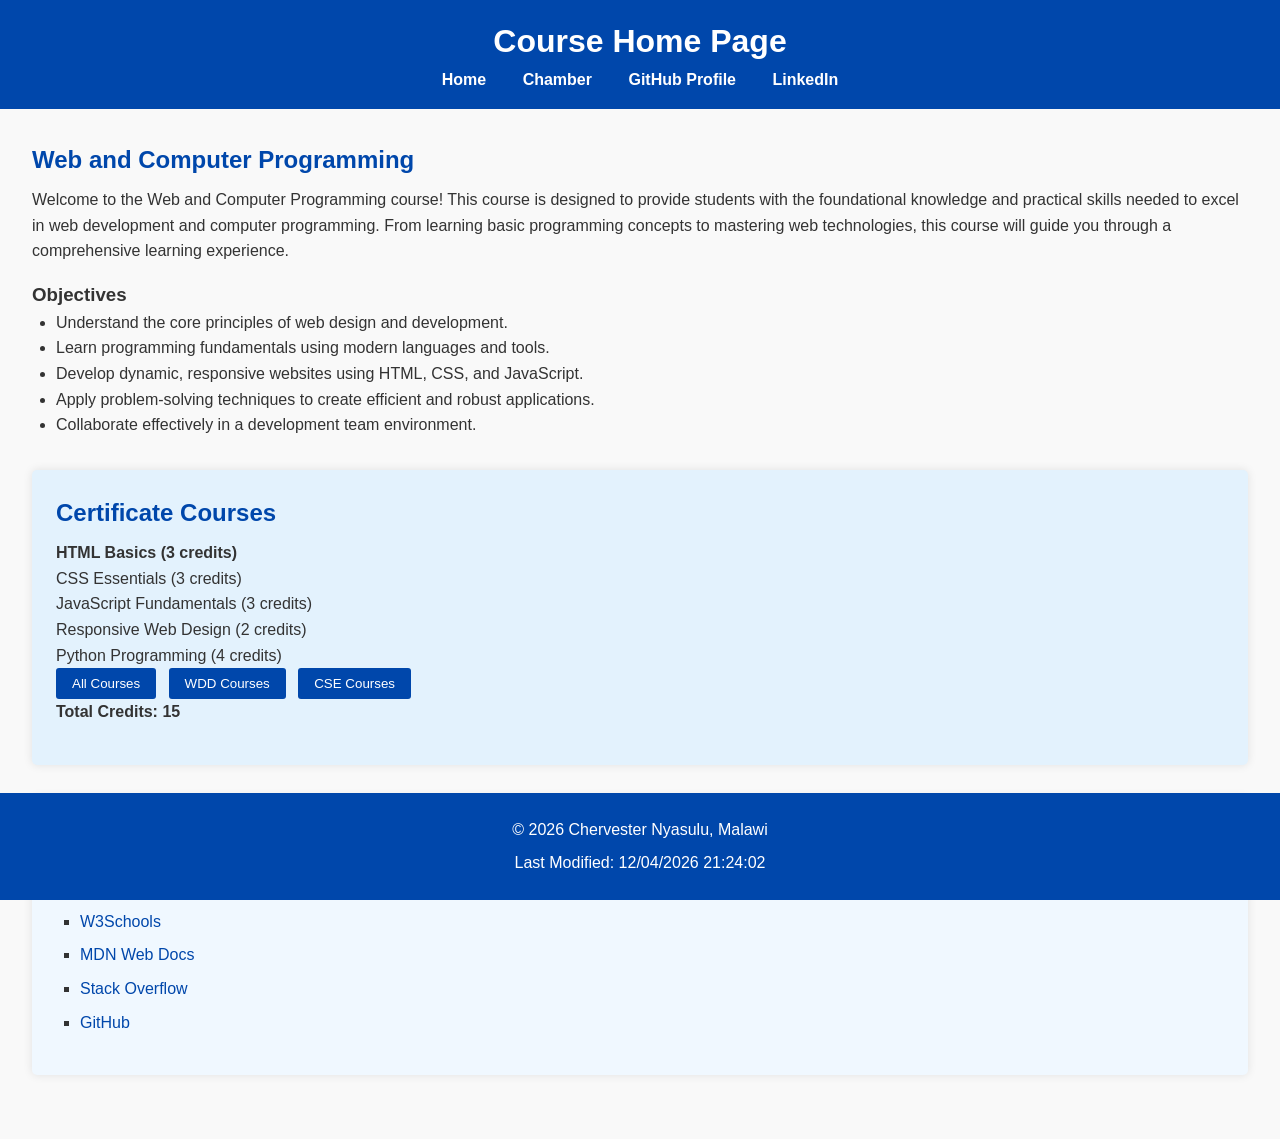
<file: index.html>
<!DOCTYPE html>
<html lang="en">
<head>
  <meta charset="UTF-8">
  <meta name="viewport" content="width=device-width, initial-scale=1.0">
  <meta name="description" content="Course Home Page for WDD231">
  <meta name="author" content="Chervester Nyasulu">
  <title>Course Home Page</title>
  <link href="css/styles.css" rel="stylesheet">
  <script src="js/script.js" defer></script>
</head>
<body>
  <header>
    <h1>Course Home Page</h1>
    <nav>
      <ul>
        <li><a href="#">Home</a></li>
        <li><a href="#">Chamber</a></li>
        <li><a href="#">GitHub Profile</a></li>
        <li><a href="#">LinkedIn</a></li>
      </ul>
    </nav>
  </header>
  <main>
    <section id="introduction">
        <h2>Web and Computer Programming</h2>
        <p>
          Welcome to the Web and Computer Programming course! This course is designed to provide students with 
          the foundational knowledge and practical skills needed to excel in web development and computer programming. 
          From learning basic programming concepts to mastering web technologies, this course will guide you through 
          a comprehensive learning experience.
        </p>
        <h3>Objectives</h3>
        <ul>
          <li>Understand the core principles of web design and development.</li>
          <li>Learn programming fundamentals using modern languages and tools.</li>
          <li>Develop dynamic, responsive websites using HTML, CSS, and JavaScript.</li>
          <li>Apply problem-solving techniques to create efficient and robust applications.</li>
          <li>Collaborate effectively in a development team environment.</li>
        </ul>
    </section>
      
    <section id="certificate">
      <h2>Certificate Courses</h2>
      <div id="course-cards"></div>
      <button id="all-btn">All Courses</button>
      <button id="wdd-btn">WDD Courses</button>
      <button id="cse-btn">CSE Courses</button>
      <p>Total Credits: <span id="total-credits">0</span></p>
    </section>

    <section id="resources">
      <h2>Resources</h2>
      <p>Useful links and course-related tools.</p>
      <ul>
        <li><a href="https://www.w3schools.com/" target="_blank">W3Schools</a></li>
        <li><a href="https://developer.mozilla.org/" target="_blank">MDN Web Docs</a></li>
        <li><a href="https://stackoverflow.com/" target="_blank">Stack Overflow</a></li>
        <li><a href="https://github.com/" target="_blank">GitHub</a></li>
      </ul>
    </section>
  </main>
  <footer>
    <p>&copy; <span id="current-year"></span> Chervester Nyasulu, Malawi</p>
    <p id="lastModified"></p>
  </footer>
</body>
</html>
</file>
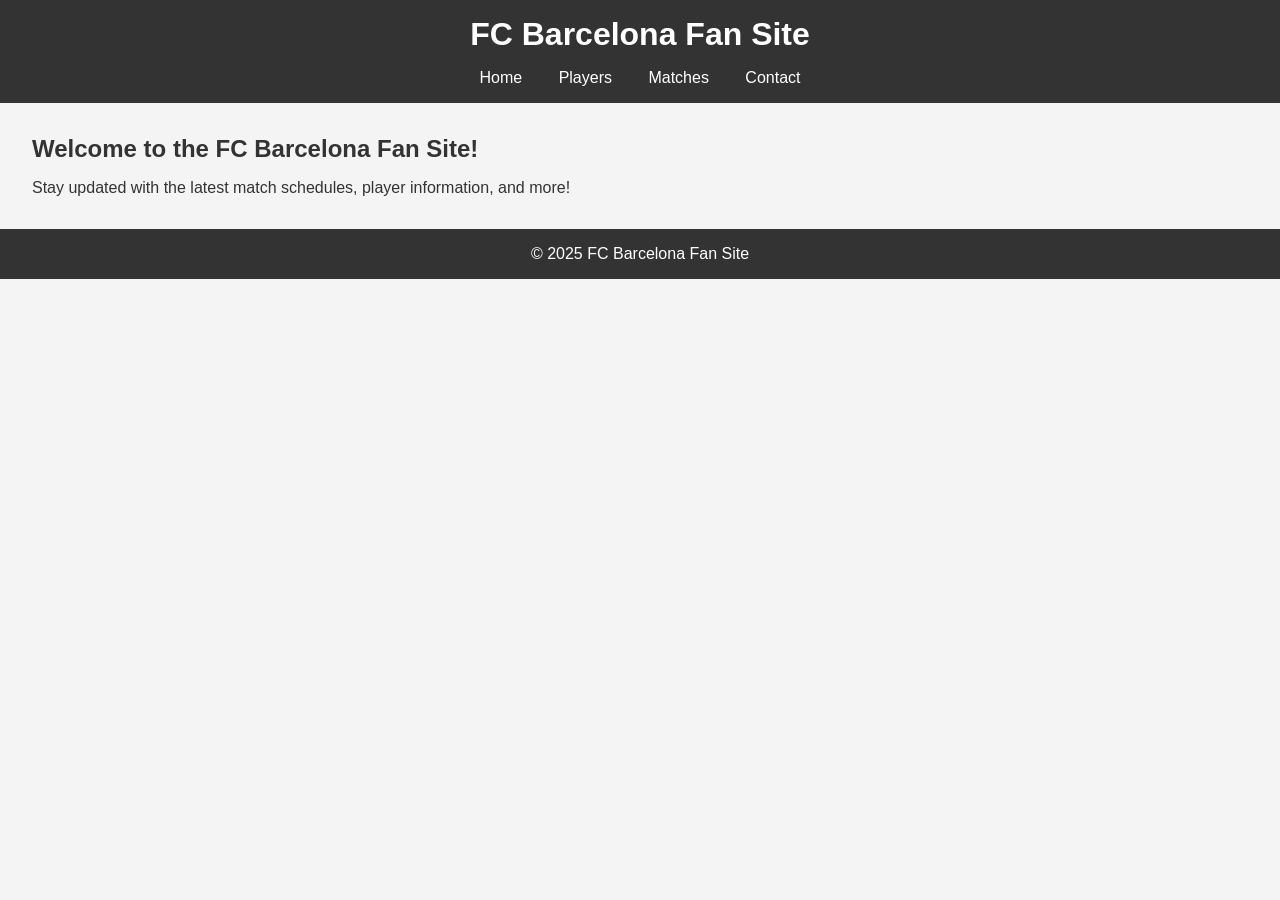
<file: Project/index.html>
<!DOCTYPE html>
<html lang="en">
<head>
    <meta charset="UTF-8">
    <meta name="viewport" content="width=device-width, initial-scale=1.0">
    <title>FC Barcelona Fan Site</title>
    <link rel="stylesheet" href="styles.css">
    <script defer src="scripts.js"></script>
</head>
<body>
    <header>
        <h1>FC Barcelona Fan Site</h1>
        <nav>
            <ul>
                <li><a href="index.html">Home</a></li>
                <li><a href="players.html">Players</a></li>
                <li><a href="matches.html">Matches</a></li>
                <li><a href="contact.html">Contact</a></li>
            </ul>
        </nav>
    </header>
    <main>
        <h2>Welcome to the FC Barcelona Fan Site!</h2>
        <p>Stay updated with the latest match schedules, player information, and more!</p>
    </main>
    <footer>
        <p>&copy; 2025 FC Barcelona Fan Site</p>
    </footer>
</body>
</html>
</file>
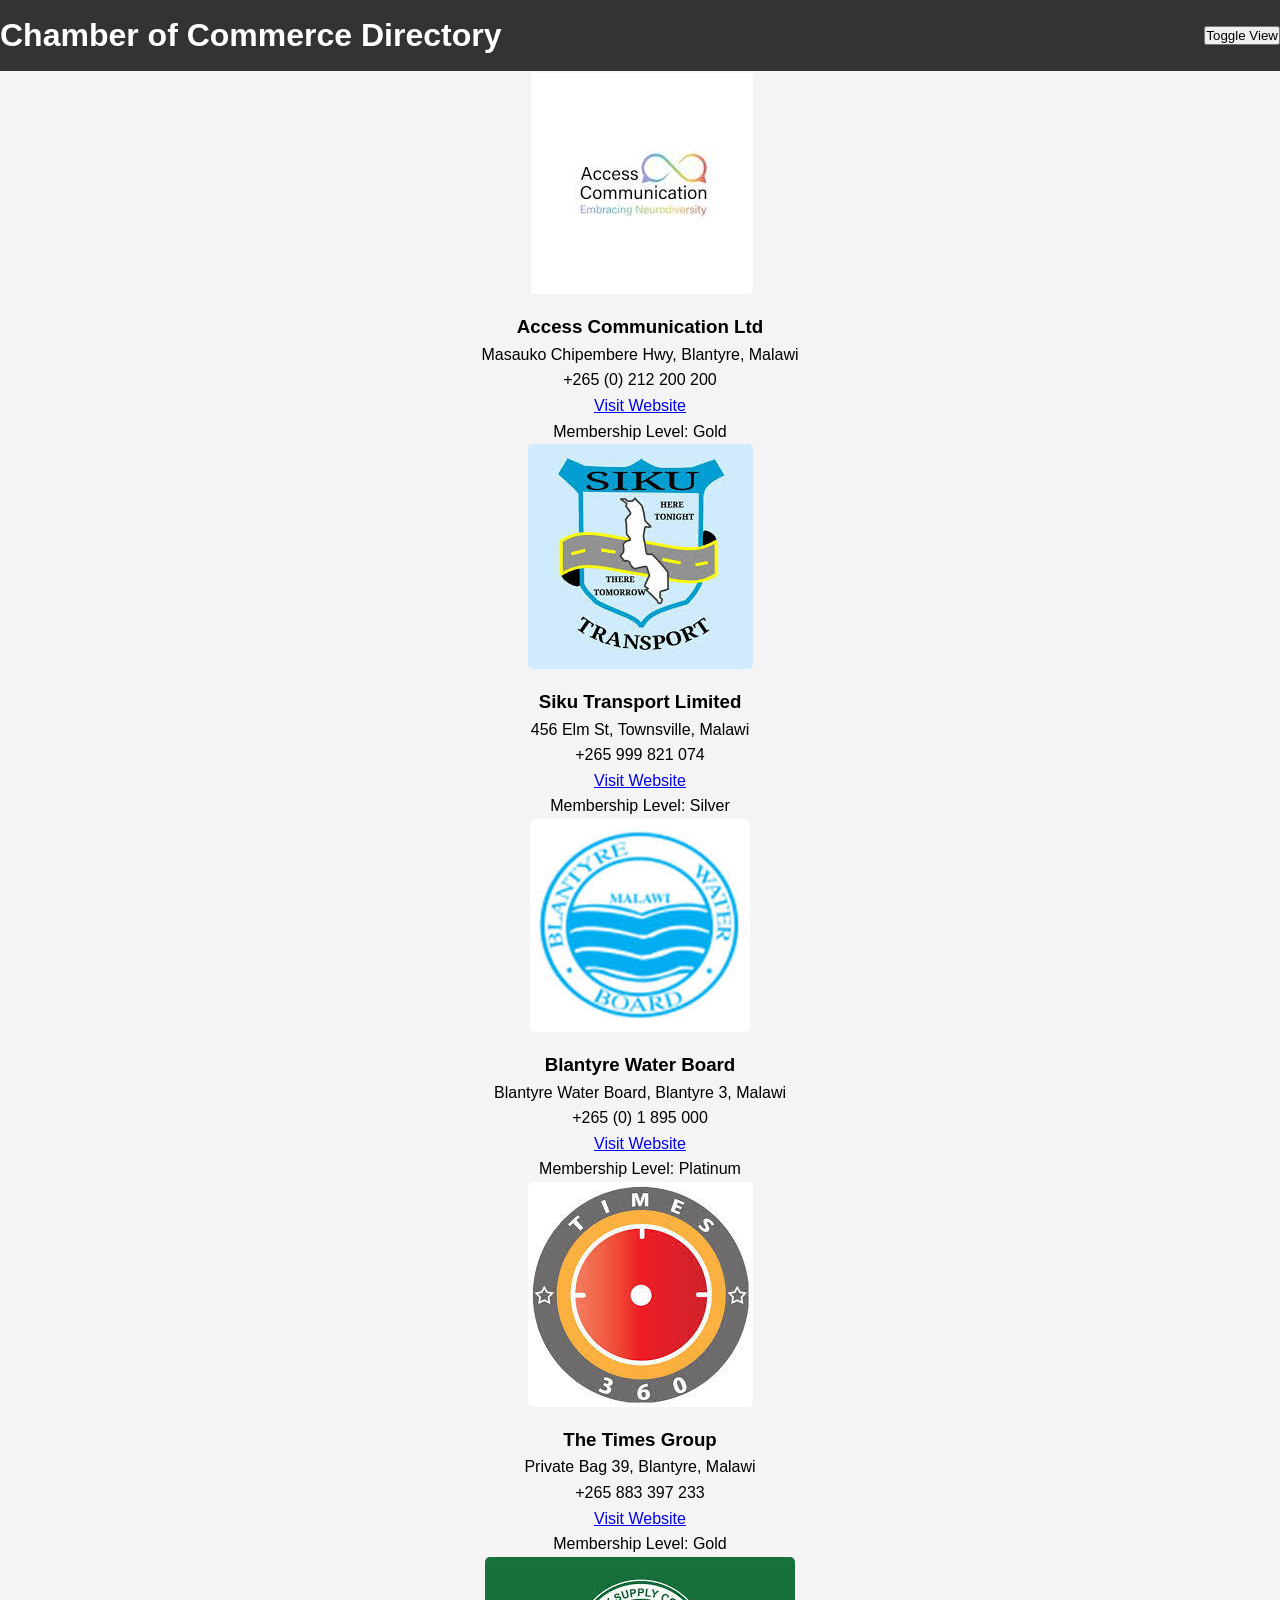
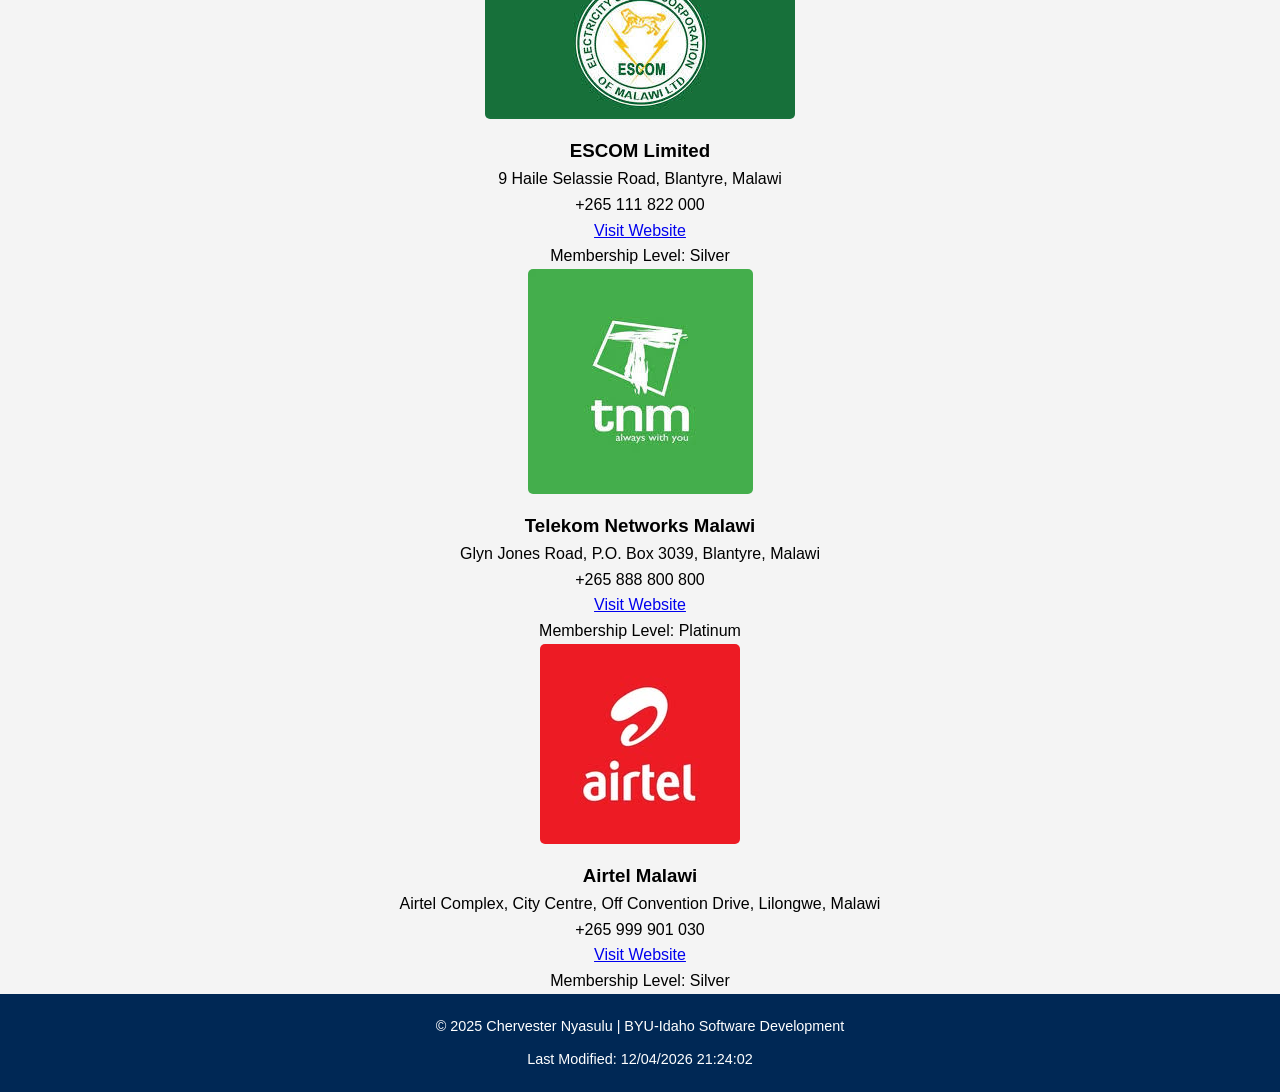
<file: chamber/directory.html>
<!DOCTYPE html>
<html lang="en">
<head>
  <meta charset="UTF-8">
  <meta name="viewport" content="width=device-width, initial-scale=1.0">
  <title>Chamber Directory</title>
  <link rel="stylesheet" href="styles.css">
</head>
<body>
  <header>
    <h1>Chamber of Commerce Directory</h1>
    <button id="toggleView">Toggle View</button>
  </header>
  
  <main id="memberContainer" class="grid-view">
    <!-- Sample Member Data will be injected by JS -->
  </main>
  
  <footer>
    <p>&copy; 2025 Chervester Nyasulu | BYU-Idaho Software Development</p>
    <p>Last Modified: <span id="lastModified"></span></p>
  </footer>
  
  <script src="script.js" defer></script>
</body>
</html>
</file>
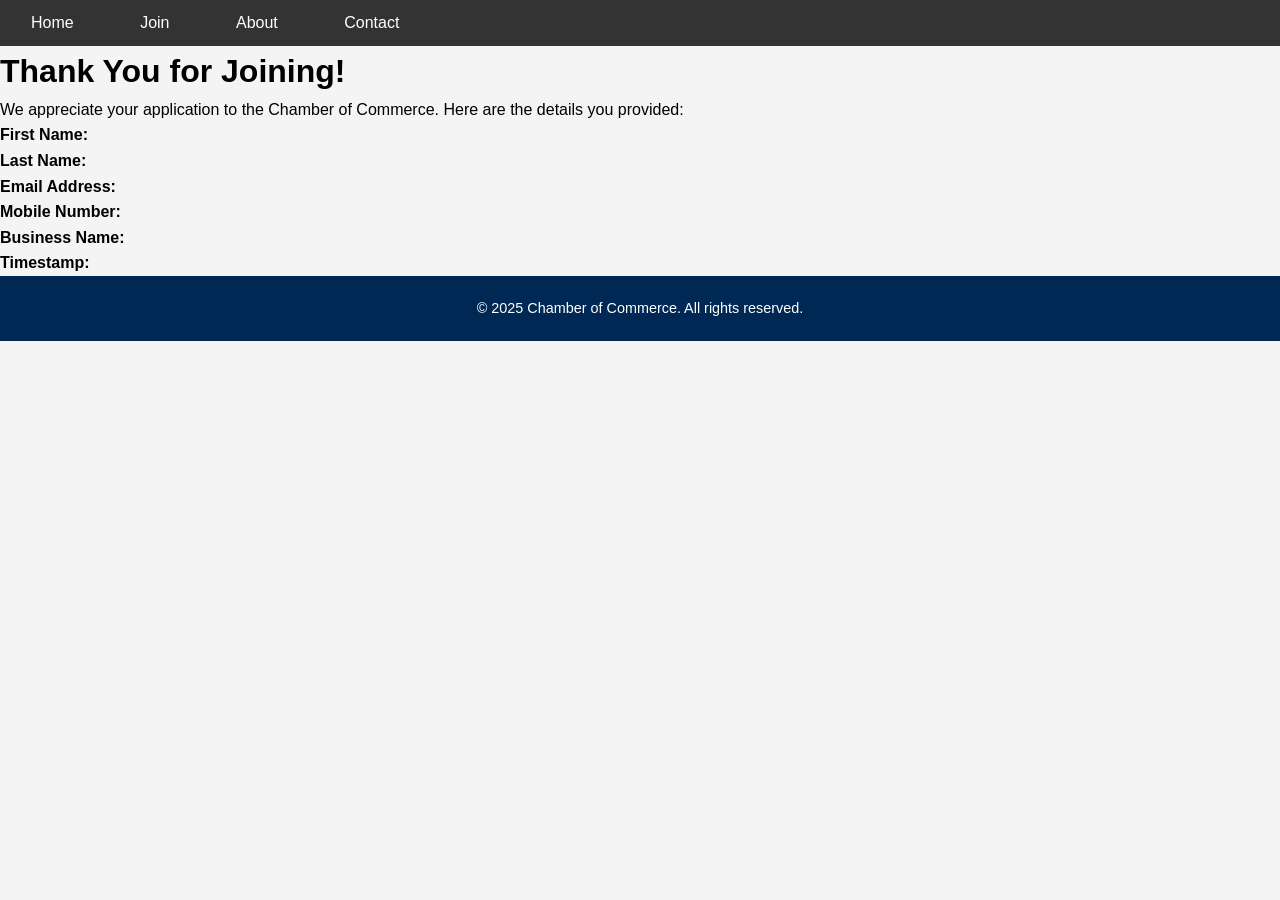
<file: chamber/thankyou.html>
<!DOCTYPE html>
<html lang="en">
<head>
    <meta charset="UTF-8">
    <meta name="viewport" content="width=device-width, initial-scale=1.0">
    <title>Thank You for Joining</title>
    <link rel="stylesheet" href="styles.css">
</head>
<body>

    <!-- Header and Navigation -->
    <header>
        <nav>
            <ul>
                <li><a href="index.html">Home</a></li>
                <li><a href="join.html">Join</a></li>
                <li><a href="about.html">About</a></li>
                <li><a href="contact.html">Contact</a></li>
            </ul>
        </nav>
    </header>

    <!-- Main Content -->
    <main>
        <h1>Thank You for Joining!</h1>
        <p>We appreciate your application to the Chamber of Commerce. Here are the details you provided:</p>

        <p><strong>First Name:</strong> <span id="first-name"></span></p>
        <p><strong>Last Name:</strong> <span id="last-name"></span></p>
        <p><strong>Email Address:</strong> <span id="email"></span></p>
        <p><strong>Mobile Number:</strong> <span id="phone"></span></p>
        <p><strong>Business Name:</strong> <span id="business-name"></span></p>
        <p><strong>Timestamp:</strong> <span id="timestamp"></span></p>
    </main>

    <!-- Footer -->
    <footer>
        <p>&copy; 2025 Chamber of Commerce. All rights reserved.</p>
    </footer>

    <script>
        // Get URL query parameters and display them
        const urlParams = new URLSearchParams(window.location.search);
        document.getElementById('first-name').textContent = urlParams.get('first-name');
        document.getElementById('last-name').textContent = urlParams.get('last-name');
        document.getElementById('email').textContent = urlParams.get('email');
        document.getElementById('phone').textContent = urlParams.get('phone');
        document.getElementById('business-name').textContent = urlParams.get('business-name');
        document.getElementById('timestamp').textContent = urlParams.get('timestamp');
    </script>

</body>
</html>
</file>
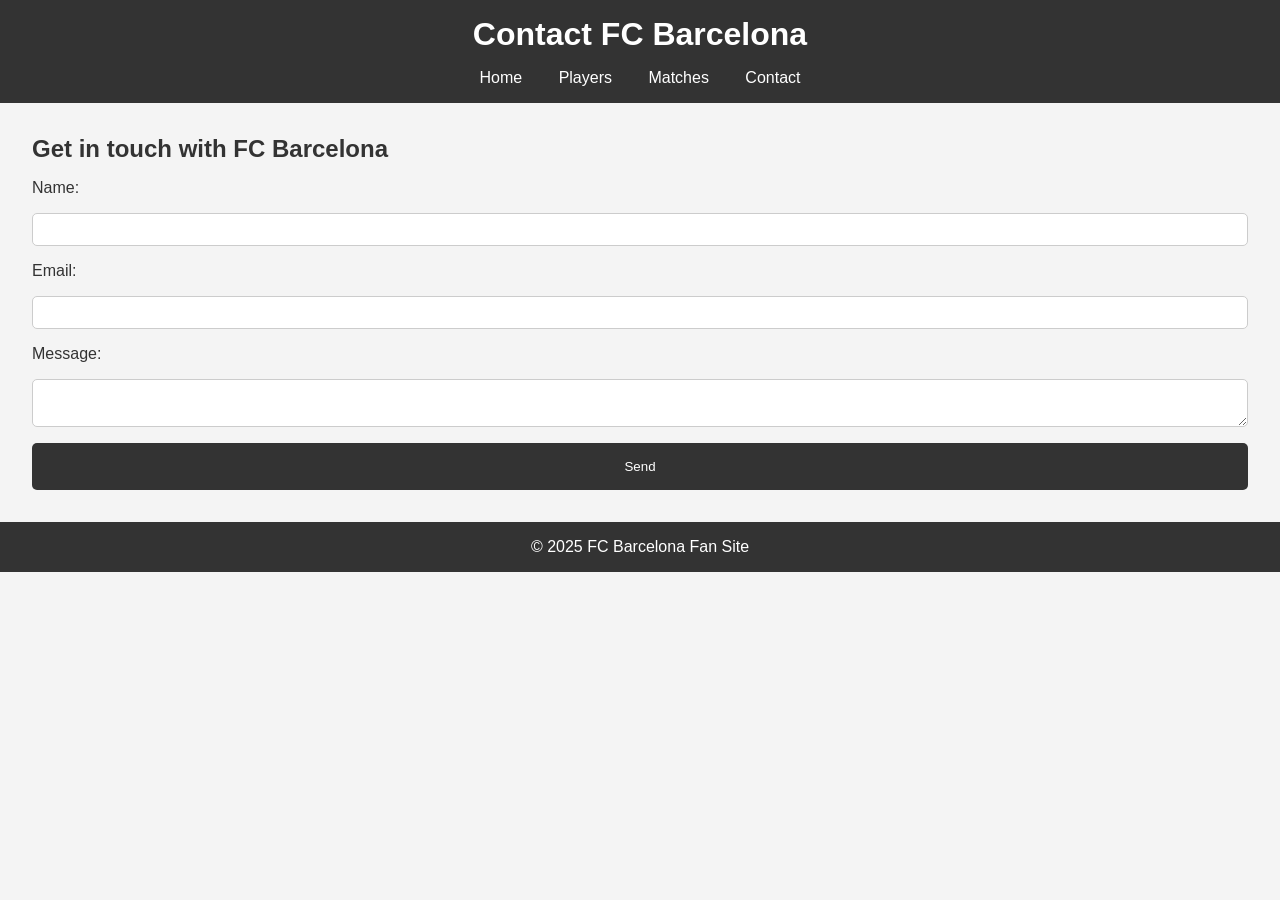
<file: Project/contact.html>
<!DOCTYPE html>
<html lang="en">
<head>
    <meta charset="UTF-8">
    <meta name="viewport" content="width=device-width, initial-scale=1.0">
    <title>Contact FC Barcelona</title>
    <link rel="stylesheet" href="styles.css">
    <script defer src="scripts.js"></script>
</head>
<body>
    <header>
        <h1>Contact FC Barcelona</h1>
        <nav>
            <ul>
                <li><a href="index.html">Home</a></li>
                <li><a href="players.html">Players</a></li>
                <li><a href="matches.html">Matches</a></li>
                <li><a href="contact.html">Contact</a></li>
            </ul>
        </nav>
    </header>
    <main>
        <h2>Get in touch with FC Barcelona</h2>
        <form id="contact-form">
            <label for="name">Name:</label>
            <input type="text" id="name" name="name" required>
            <label for="email">Email:</label>
            <input type="email" id="email" name="email" required>
            <label for="message">Message:</label>
            <textarea id="message" name="message" required></textarea>
            <button type="submit">Send</button>
        </form>
    </main>
    <footer>
        <p>&copy; 2025 FC Barcelona Fan Site</p>
    </footer>
</body>
</html>
</file>
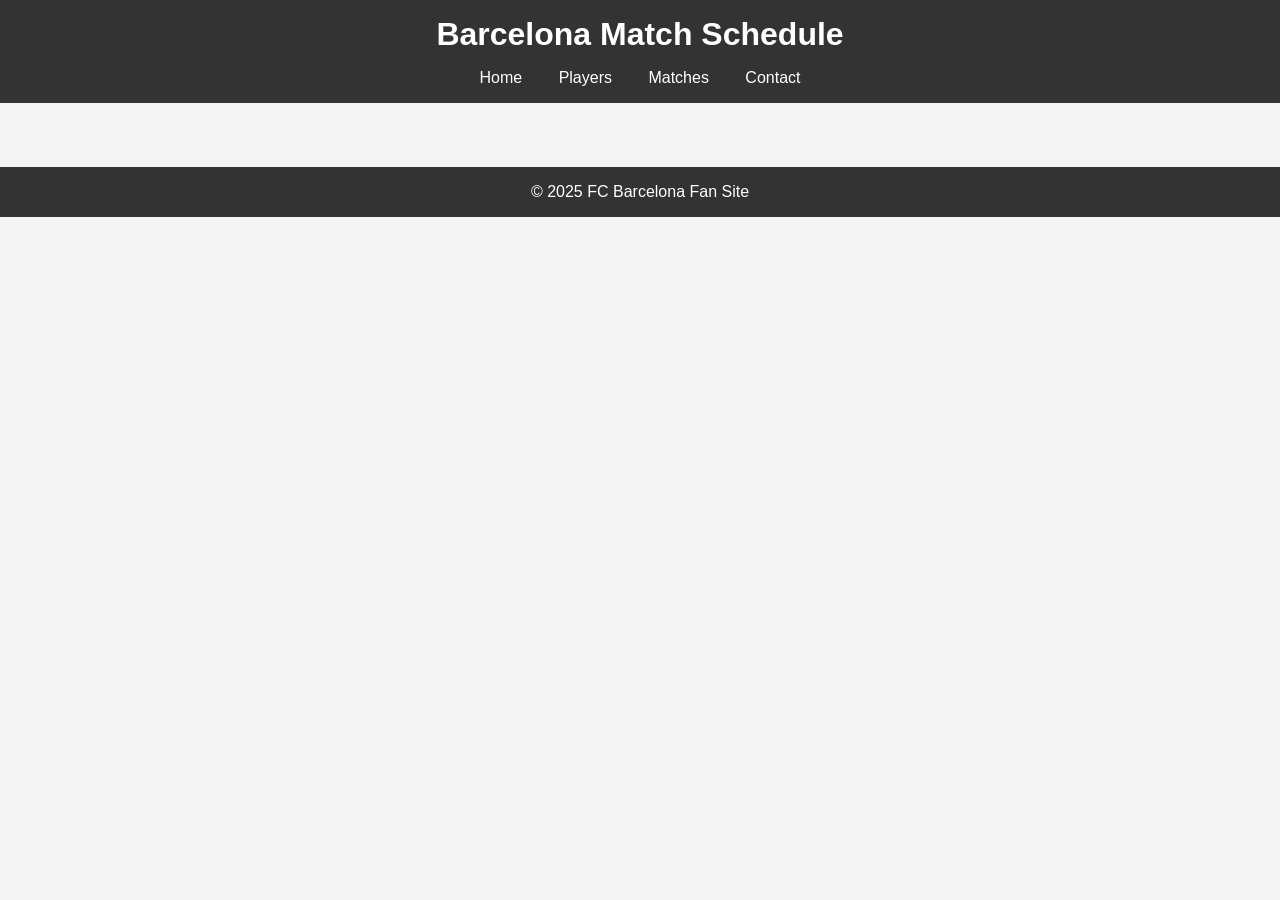
<file: Project/matches.html>
<!DOCTYPE html>
<html lang="en">
<head>
    <meta charset="UTF-8">
    <meta name="viewport" content="width=device-width, initial-scale=1.0">
    <title>Barcelona Matches</title>
    <link rel="stylesheet" href="styles.css">
    <script defer src="scripts.js"></script>
</head>
<body>
    <header>
        <h1>Barcelona Match Schedule</h1>
        <nav>
            <ul>
                <li><a href="index.html">Home</a></li>
                <li><a href="players.html">Players</a></li>
                <li><a href="matches.html">Matches</a></li>
                <li><a href="contact.html">Contact</a></li>
            </ul>
        </nav>
    </header>
    <main>
        <section id="matches-list"></section>
    </main>
    <footer>
        <p>&copy; 2025 FC Barcelona Fan Site</p>
    </footer>
</body>
</html>
</file>
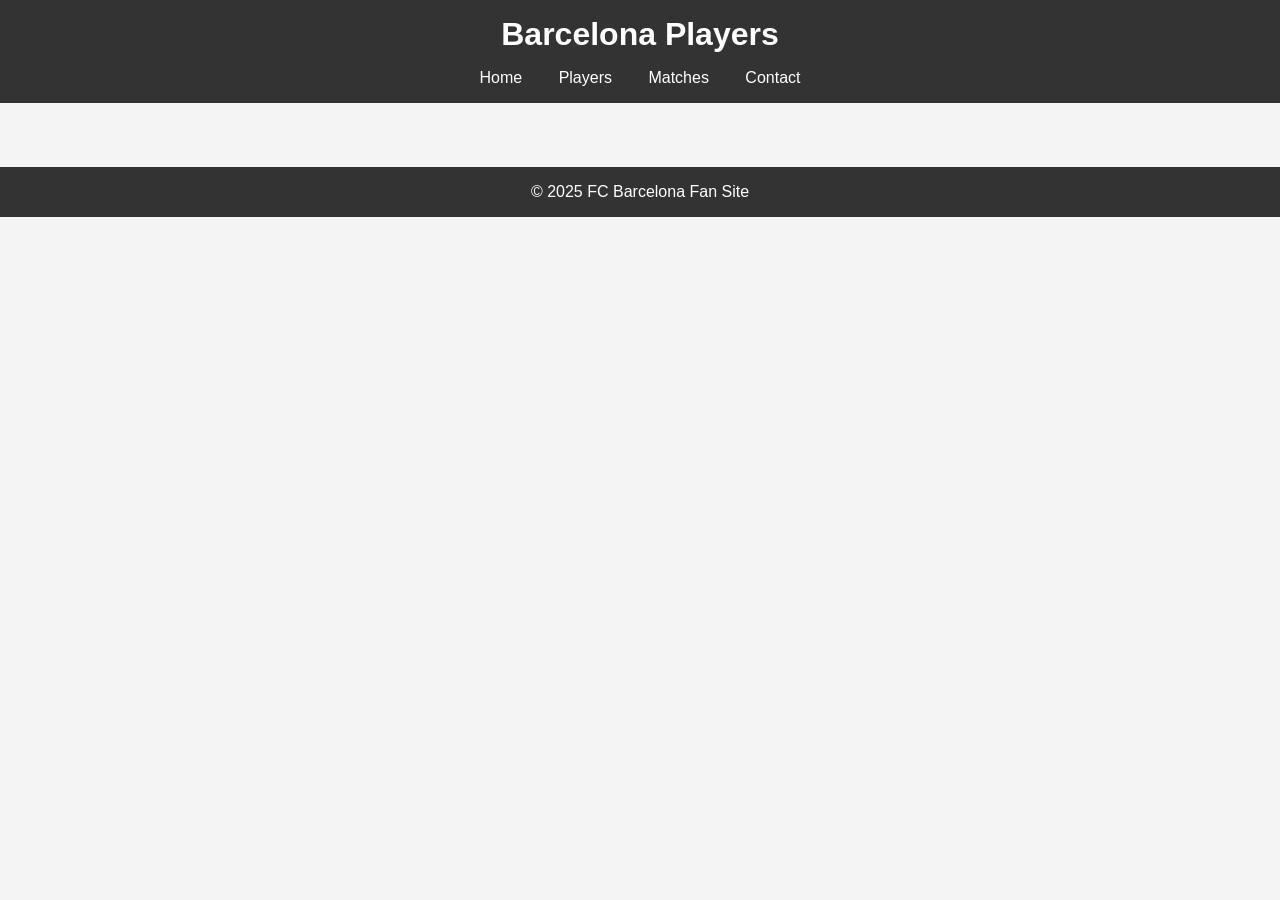
<file: Project/players.html>
<!DOCTYPE html>
<html lang="en">
<head>
    <meta charset="UTF-8">
    <meta name="viewport" content="width=device-width, initial-scale=1.0">
    <title>Barcelona Players</title>
    <link rel="stylesheet" href="styles.css">
    <script defer src="scripts.js"></script>
</head>
<body>
    <header>
        <h1>Barcelona Players</h1>
        <nav>
            <ul>
                <li><a href="index.html">Home</a></li>
                <li><a href="players.html">Players</a></li>
                <li><a href="matches.html">Matches</a></li>
                <li><a href="contact.html">Contact</a></li>
            </ul>
        </nav>
    </header>
    <main>
        <section id="players-list"></section>
    </main>
    <footer>
        <p>&copy; 2025 FC Barcelona Fan Site</p>
    </footer>
</body>
</html>
</file>
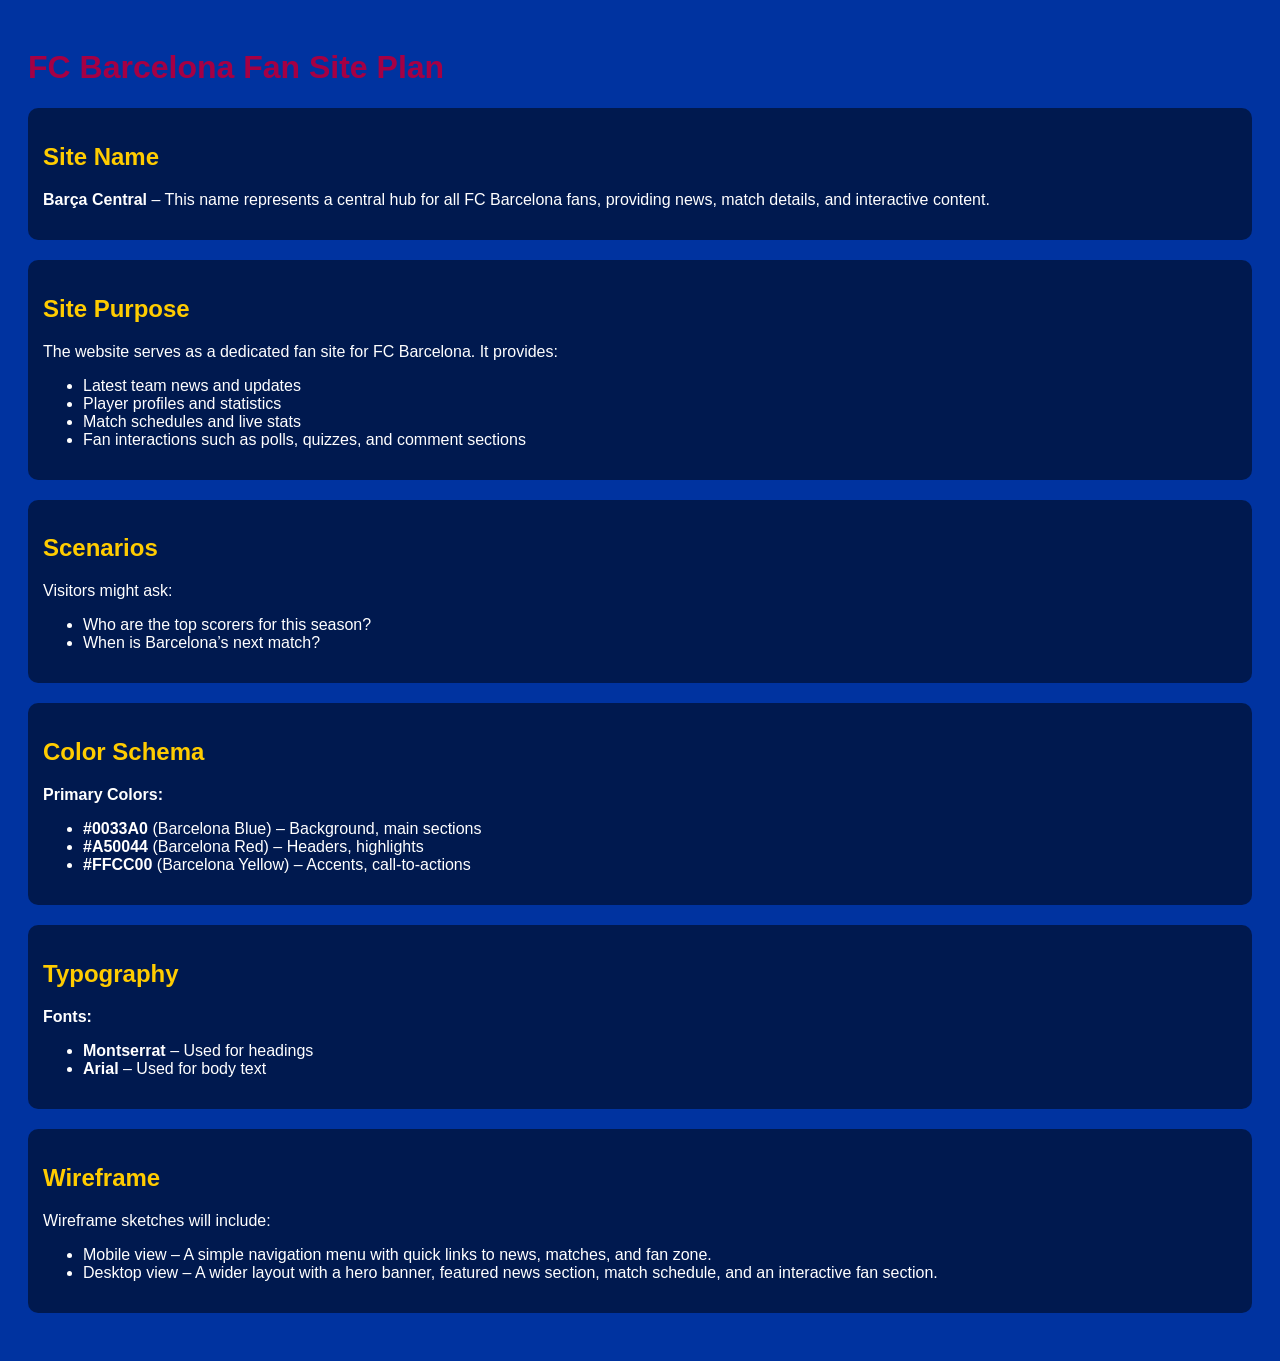
<file: Project/siteplan.html>
<!DOCTYPE html>
<html lang="en">
<head>
    <meta charset="UTF-8">
    <meta name="viewport" content="width=device-width, initial-scale=1.0">
    <title>FC Barcelona Fan Site Plan</title>
    <style>
        body {
            font-family: 'Arial', sans-serif;
            background-color: #0033A0; /* Barcelona Blue */
            color: white;
            padding: 20px;
        }
        h1 {
            color: #A50044; /* Barcelona Red */
        }
        h2 {
            color: #FFCC00; /* Barcelona Yellow */
        }
        section {
            margin-bottom: 20px;
            padding: 15px;
            background-color: rgba(0, 0, 0, 0.5);
            border-radius: 10px;
        }
    </style>
</head>
<body>

    <h1>FC Barcelona Fan Site Plan</h1>

    <section>
        <h2>Site Name</h2>
        <p><strong>Barça Central</strong> – This name represents a central hub for all FC Barcelona fans, providing news, match details, and interactive content.</p>
    </section>

    <section>
        <h2>Site Purpose</h2>
        <p>The website serves as a dedicated fan site for FC Barcelona. It provides:</p>
        <ul>
            <li>Latest team news and updates</li>
            <li>Player profiles and statistics</li>
            <li>Match schedules and live stats</li>
            <li>Fan interactions such as polls, quizzes, and comment sections</li>
        </ul>
    </section>

    <section>
        <h2>Scenarios</h2>
        <p>Visitors might ask:</p>
        <ul>
            <li>Who are the top scorers for this season?</li>
            <li>When is Barcelona’s next match?</li>
        </ul>
    </section>

    <section>
        <h2>Color Schema</h2>
        <p><strong>Primary Colors:</strong></p>
        <ul>
            <li><strong>#0033A0</strong> (Barcelona Blue) – Background, main sections</li>
            <li><strong>#A50044</strong> (Barcelona Red) – Headers, highlights</li>
            <li><strong>#FFCC00</strong> (Barcelona Yellow) – Accents, call-to-actions</li>
        </ul>
    </section>

    <section>
        <h2>Typography</h2>
        <p><strong>Fonts:</strong></p>
        <ul>
            <li><strong>Montserrat</strong> – Used for headings</li>
            <li><strong>Arial</strong> – Used for body text</li>
        </ul>
    </section>

    <section>
        <h2>Wireframe</h2>
        <p>Wireframe sketches will include:</p>
        <ul>
            <li>Mobile view – A simple navigation menu with quick links to news, matches, and fan zone.</li>
            <li>Desktop view – A wider layout with a hero banner, featured news section, match schedule, and an interactive fan section.</li>
        </ul>
    </section>

</body>
</html>
</file>
<file: css/styles.css>
/* General Reset */
* {
  margin: 0;
  padding: 0;
  box-sizing: border-box;
}

/* Body */
body {
  font-family: Arial, sans-serif;
  line-height: 1.6;
  color: #333;
  background-color: #f9f9f9;
  margin: 0;
  padding: 0;
}

/* Header */
header {
  background-color: #0047ab;
  color: #fff;
  padding: 1rem 2rem;
  text-align: center;
}

header h1 {
  font-size: 2rem;
}

header nav ul {
  list-style: none;
  padding: 0;
}

header nav ul li {
  display: inline;
  margin: 0 1rem;
}

header nav ul li a {
  color: #fff;
  text-decoration: none;
  font-weight: bold;
}

header nav ul li a:hover {
  text-decoration: underline;
}

/* Main Content */
main {
  padding: 2rem;
}

section {
  margin-bottom: 2rem;
}

section h2 {
  color: #0047ab;
  margin-bottom: 0.5rem;
}

section p, section ul {
  margin-bottom: 1rem;
}

section ul {
  list-style-type: disc;
  padding-left: 1.5rem;
}

/* Certificate Section */
#certificate {
  background-color: #e3f2fd;
  padding: 1.5rem;
  border-radius: 5px;
  box-shadow: 0 0 10px rgba(0, 0, 0, 0.1);
}

#certificate button {
  margin-right: 0.5rem;
  padding: 0.5rem 1rem;
  border: none;
  border-radius: 3px;
  background-color: #0047ab;
  color: #fff;
  cursor: pointer;
}

#certificate button:hover {
  background-color: #002f6c;
}

#certificate p {
  font-weight: bold;
}

/* Footer */
footer {
  text-align: center;
  background-color: #0047ab;
  color: #fff;
  padding: 1rem 0;
  position: fixed;
  width: 100%;
  bottom: 0;
}

footer p {
  margin: 0.5rem 0;
}

/* Responsive Design */
@media (max-width: 768px) {
  header h1 {
    font-size: 1.5rem;
  }

  header nav ul li {
    display: block;
    margin: 0.5rem 0;
  }

  main {
    padding: 1rem;
  }

  #certificate button {
    margin: 0.5rem 0;
  }
}

/* Resources Section */
#resources {
  background-color: #f0f8ff;
  padding: 1.5rem;
  border-radius: 5px;
  box-shadow: 0 0 10px rgba(0, 0, 0, 0.1);
}

#resources h2 {
  color: #0047ab;
}

#resources p {
  margin-bottom: 1rem;
}

#resources ul {
  list-style-type: square;
  padding-left: 1.5rem;
}

#resources ul li {
  margin-bottom: 0.5rem;
}

#resources ul li a {
  color: #0047ab;
  text-decoration: none;
}

#resources ul li a:hover {
  text-decoration: underline;
}
</file>
<file: Project/styles.css>
/* Global Reset */
* {
    margin: 0;
    padding: 0;
    box-sizing: border-box;
  }
  
  body {
    font-family: Arial, sans-serif;
    background-color: #f4f4f4;
    color: #333;
  }
  
  header {
    background-color: #333;
    color: white;
    padding: 1rem;
    text-align: center;
  }
  
  nav ul {
    list-style-type: none;
    padding: 0;
    text-align: center;
  }
  
  nav ul li {
    display: inline;
    margin: 0 1rem;
  }
  
  nav ul li a {
    color: white;
    text-decoration: none;
  }
  
  h1, h2 {
    margin-bottom: 1rem;
  }
  
  main {
    padding: 2rem;
  }
  
  footer {
    background-color: #333;
    color: white;
    text-align: center;
    padding: 1rem;
  }
  
  /* Matches and Players List */
  #matches-list, #players-list {
    display: flex;
    flex-direction: column;
    gap: 1rem;
  }
  
  .match-item, .player-item {
    background-color: #fff;
    padding: 1rem;
    border: 1px solid #ddd;
    border-radius: 5px;
  }
  
  form {
    display: flex;
    flex-direction: column;
    gap: 1rem;
  }
  
  form input, form textarea {
    padding: 0.5rem;
    border: 1px solid #ccc;
    border-radius: 5px;
  }
  
  form button {
    padding: 1rem;
    background-color: #333;
    color: white;
    border: none;
    border-radius: 5px;
    cursor: pointer;
  }
  
  form button:hover {
    background-color: #444;
  }
  
  /* Responsive Design */
  @media (max-width: 768px) {
    nav ul li {
      display: block;
      margin: 1rem 0;
    }
  }
</file>
<file: chamber/styles.css>
/* Global Reset */
*,
*::before,
*::after {
  box-sizing: border-box;
  margin: 0;
  padding: 0;
}

/* Body Styling */
body {
  font-family: 'Roboto', sans-serif;
  line-height: 1.6;
  background-color: #f4f4f4;
}

/* Header Styling */
header {
  background-color: #002855;
  color: white;
  padding: 1rem;
  position: sticky;
  top: 0;
  z-index: 1000;
  display: flex;
  justify-content: space-between;
  align-items: center;
}

nav {
  display: flex;
}

nav a {
  color: white;
  margin: 0 1rem;
  text-decoration: none;
  font-size: 1rem;
}

nav a:hover {
  text-decoration: underline;
}

/* Hero Section */
.hero {
  background: linear-gradient(to right, rgba(0, 40, 85, 0.8), rgba(0, 40, 85, 0.9)), url('hero-image.jpg');
  background-size: cover;
  background-position: center;
  color: white;
  text-align: center;
  padding: 3rem 1rem;
}

.hero button {
  background-color: orange;
  color: white;
  padding: 0.5rem 1rem;
  border: none;
  font-size: 1.2rem;
  cursor: pointer;
  margin-top: 1rem;
  transition: background-color 0.3s ease;
}

.hero button:hover {
  background-color: #cc6600;
}

/* Sections */
.section {
  padding: 2rem;
  text-align: center;
}

.section h2 {
  margin-bottom: 1rem;
}

/* Card Styling */
.card {
  border: 1px solid #ddd;
  border-radius: 8px;
  padding: 1rem;
  margin: 1rem;
  box-shadow: 0 2px 5px rgba(0, 0, 0, 0.1);
  transition: transform 0.3s ease, box-shadow 0.3s ease;
}

.card:hover {
  transform: scale(1.05);
  box-shadow: 0 4px 10px rgba(0, 0, 0, 0.2);
}

/* Footer Styling */
footer {
  background-color: #002855;
  color: white;
  text-align: center;
  padding: 1rem;
  font-size: 0.9rem;
  display: flex;
  flex-direction: column;
  align-items: center;
}

footer p {
  margin: 5px 0;
}
/* Basic styling */
body {
  font-family: Arial, sans-serif;
  margin: 0;
  padding: 0;
}

header {
  background-color: #333;
  color: white;
  padding: 10px 0;
  text-align: center;
}

nav ul {
  list-style-type: none;
  padding: 0;
}

nav ul li {
  display: inline;
  margin: 0 15px;
}

nav ul li a {
  color: white;
  text-decoration: none;
}

/* Modal Styles */
.modal {
  display: none;
  position: fixed;
  z-index: 1;
  left: 0;
  top: 0;
  width: 100%;
  height: 100%;
  overflow: auto;
  background-color: rgb(0, 0, 0);
  background-color: rgba(0, 0, 0, 0.4);
  padding-top: 60px;
}

.modal-content {
  background-color: white;
  margin: 5% auto;
  padding: 20px;
  width: 80%;
  max-width: 400px;
}

.close {
  color: #aaa;
  float: right;
  font-size: 28px;
  font-weight: bold;
}

.close:hover,
.close:focus {
  color: black;
  text-decoration: none;
  cursor: pointer;
}

/* Membership Card Animation */
.membership-cards {
  display: flex;
  flex-wrap: wrap;
  gap: 20px;
}

.card {
  border: 1px solid #ccc;
  padding: 20px;
  text-align: center;
  width: 100%;
  max-width: 250px;
  transition: transform 0.5s ease;
}

.card:hover {
  transform: scale(1.05);
}

@media (min-width: 768px) {
  .membership-cards {
      justify-content: space-around;
  }
}

/* Form Styles */
form {
  display: grid;
  gap: 20px;
  margin: 20px;
}

input, textarea, select {
  width: 100%;
  padding: 8px;
  margin: 5px 0;
  border: 1px solid #ccc;
}
/* Member Card Image Styling */
.member-card img {
  max-width: 100%;
  height: auto;
  border-radius: 5px;
  margin-bottom: 10px;
}

.grid-view .member-card {
  text-align: center;
}

.list-view .member-card {
  display: flex;
  flex-direction: column;
  align-items: flex-start;
}

.list-view .member-card img {
  max-width: 80px;
  margin-right: 20px;
}

.list-view .member-card p {
  margin-bottom: 5px;
}
</file>
